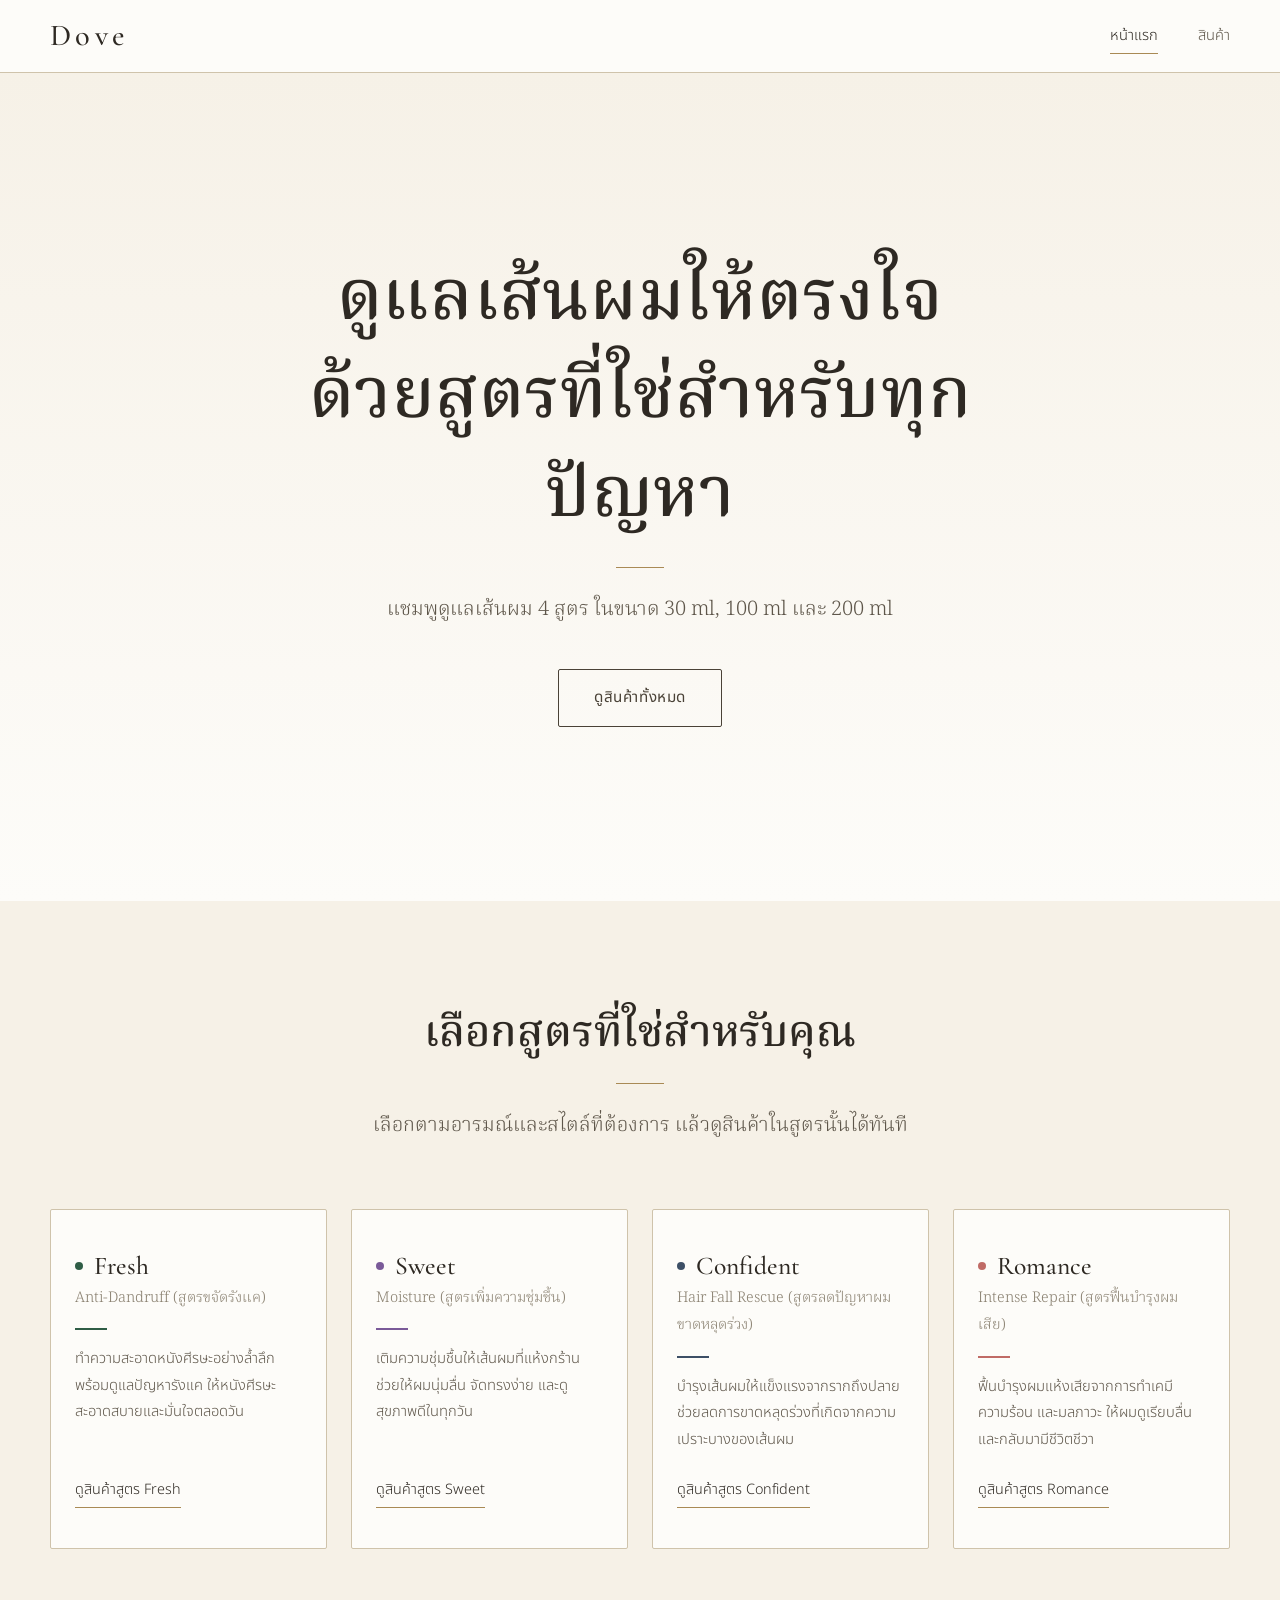
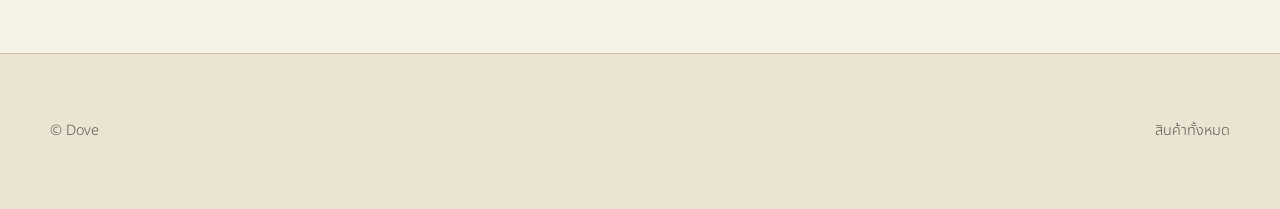
<file: index.html>
<!DOCTYPE html>
<html lang="th">
<head>
  <meta charset="UTF-8">
  <meta name="viewport" content="width=device-width, initial-scale=1">
  <title>Dove | แชมพูดูแลเส้นผม 4 สูตร</title>
  <meta name="description" content="Dove แชมพูดูแลเส้นผม 4 สูตร ชุ่มชื้น ลดผมขาดหลุดร่วง ฟื้นบำรุงผมเสีย และขจัดรังแค ขนาด 30 ml, 100 ml และ 200 ml">
  <link rel="stylesheet" href="style.css">
</head>
<body>

  <header class="site-header">
    <div class="container site-header__inner">
      <a class="logo" href="index.html">Dove</a>
      <nav class="nav" aria-label="เมนูหลัก">
        <a href="index.html" aria-current="page">หน้าแรก</a>
        <a href="product.html">สินค้า</a>
      </nav>
    </div>
  </header>

  <main>

    <!-- Hero -->
    <section class="hero hero--full">
      <div class="container hero__inner">
        <div>
          <h1>
            <span class="hero__line">ดูแลเส้นผมให้ตรงใจ</span>
            <span class="hero__line">ด้วยสูตรที่ใช่สำหรับทุกปัญหา</span>
          </h1>
          <span class="rule" aria-hidden="true"></span>
          <p class="lead">แชมพูดูแลเส้นผม 4 สูตร ในขนาด 30 ml, 100 ml และ 200 ml</p>
          <div class="hero__actions">
            <a class="btn" href="product.html">ดูสินค้าทั้งหมด</a>
          </div>
        </div>
      </div>
    </section>

    <!-- Mood -->
    <section class="section section--cream" id="moods">
      <div class="container">
        <div class="section-head section-head--center">
          <h2>เลือกสูตรที่ใช่สำหรับคุณ</h2>
          <span class="rule" aria-hidden="true"></span>
          <p class="lead">เลือกตามอารมณ์และสไตล์ที่ต้องการ แล้วดูสินค้าในสูตรนั้นได้ทันที</p>
        </div>

        <div class="mood-grid">

          <a class="mood-card" href="product.html?mood=fresh" data-mood="fresh">
            <h3><span class="dot" aria-hidden="true"></span>Fresh</h3>
            <p class="mood-card__formula">Anti-Dandruff (สูตรขจัดรังแค)</p>
            <span class="mood-rule" aria-hidden="true"></span>
            <p class="mood-card__desc">ทำความสะอาดหนังศีรษะอย่างล้ำลึก พร้อมดูแลปัญหารังแค ให้หนังศีรษะสะอาดสบายและมั่นใจตลอดวัน</p>
            <span class="mood-card__link">ดูสินค้าสูตร Fresh</span>
          </a>

          <a class="mood-card" href="product.html?mood=sweet" data-mood="sweet">
            <h3><span class="dot" aria-hidden="true"></span>Sweet</h3>
            <p class="mood-card__formula">Moisture (สูตรเพิ่มความชุ่มชื้น)</p>
            <span class="mood-rule" aria-hidden="true"></span>
            <p class="mood-card__desc">เติมความชุ่มชื้นให้เส้นผมที่แห้งกร้าน ช่วยให้ผมนุ่มลื่น จัดทรงง่าย และดูสุขภาพดีในทุกวัน</p>
            <span class="mood-card__link">ดูสินค้าสูตร Sweet</span>
          </a>

          <a class="mood-card" href="product.html?mood=confident" data-mood="confident">
            <h3><span class="dot" aria-hidden="true"></span>Confident</h3>
            <p class="mood-card__formula">Hair Fall Rescue (สูตรลดปัญหาผมขาดหลุดร่วง)</p>
            <span class="mood-rule" aria-hidden="true"></span>
            <p class="mood-card__desc">บำรุงเส้นผมให้แข็งแรงจากรากถึงปลาย ช่วยลดการขาดหลุดร่วงที่เกิดจากความเปราะบางของเส้นผม</p>
            <span class="mood-card__link">ดูสินค้าสูตร Confident</span>
          </a>

          <a class="mood-card" href="product.html?mood=romance" data-mood="romance">
            <h3><span class="dot" aria-hidden="true"></span>Romance</h3>
            <p class="mood-card__formula">Intense Repair (สูตรฟื้นบำรุงผมเสีย)</p>
            <span class="mood-rule" aria-hidden="true"></span>
            <p class="mood-card__desc">ฟื้นบำรุงผมแห้งเสียจากการทำเคมี ความร้อน และมลภาวะ ให้ผมดูเรียบลื่นและกลับมามีชีวิตชีวา</p>
            <span class="mood-card__link">ดูสินค้าสูตร Romance</span>
          </a>

        </div>
      </div>
    </section>

  </main>

  <footer class="site-footer">
    <div class="container site-footer__inner">
      <span>&copy; Dove</span>
      <nav aria-label="เมนูท้ายหน้า">
        <a href="product.html">สินค้าทั้งหมด</a>
      </nav>
    </div>
  </footer>

  <script src="script.js"></script>
</body>
</html>
</file>
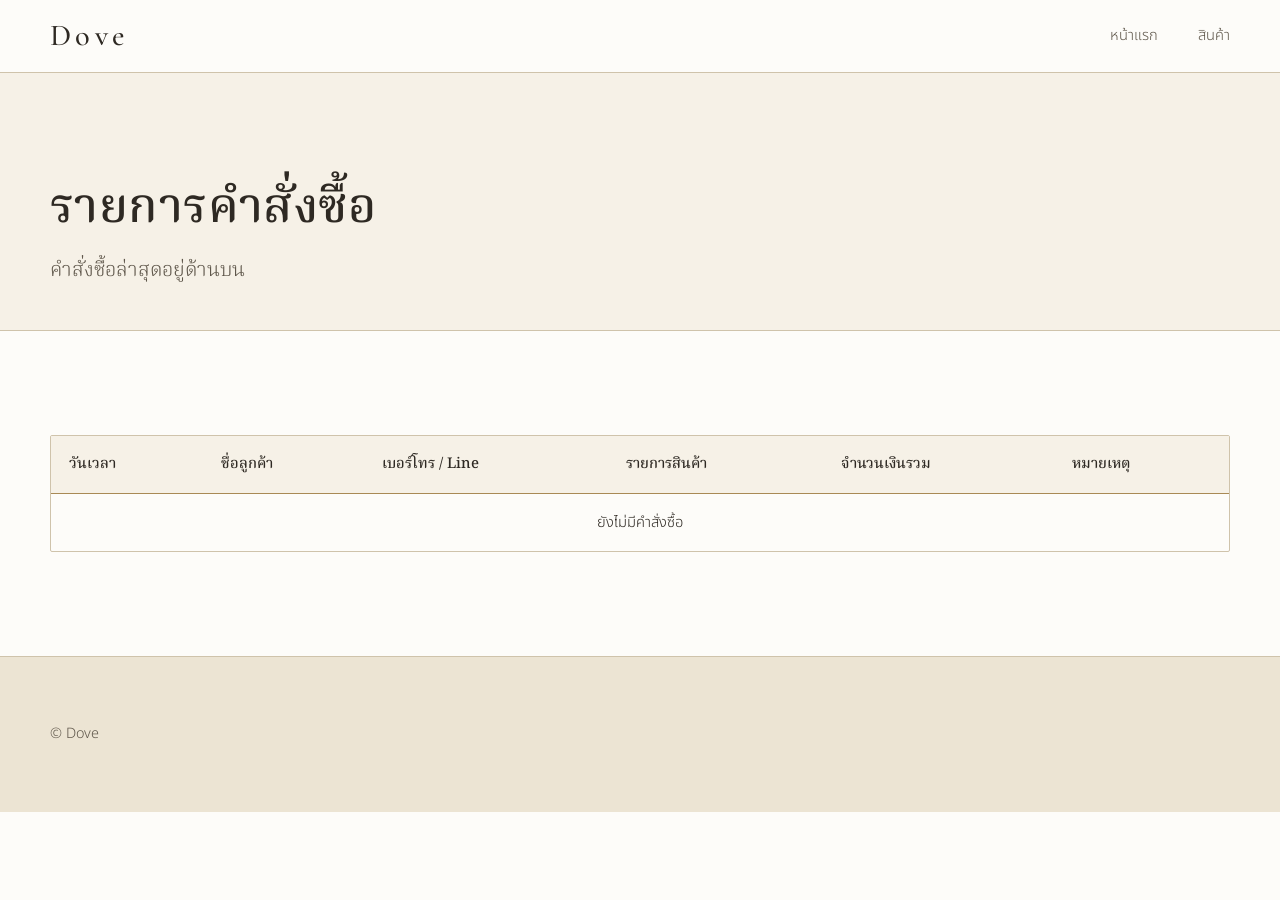
<file: admin.html>
<!DOCTYPE html>
<html lang="th">
<head>
  <meta charset="UTF-8">
  <meta name="viewport" content="width=device-width, initial-scale=1">
  <meta name="robots" content="noindex">
  <title>รายการคำสั่งซื้อ | Dove</title>
  <link rel="stylesheet" href="style.css">
</head>
<body>

  <header class="site-header">
    <div class="container site-header__inner">
      <a class="logo" href="index.html">Dove</a>
      <nav class="nav" aria-label="เมนูหลัก">
        <a href="index.html">หน้าแรก</a>
        <a href="product.html">สินค้า</a>
      </nav>
    </div>
  </header>

  <main>

    <section class="page-head">
      <div class="container">
        <h1>รายการคำสั่งซื้อ</h1>
        <p class="lead">คำสั่งซื้อล่าสุดอยู่ด้านบน</p>
      </div>
    </section>

    <section class="section">
      <div class="container">
        <div class="table-wrap">
          <table id="ordersTable" class="data-table">
            <thead>
              <tr>
                <th scope="col">วันเวลา</th>
                <th scope="col">ชื่อลูกค้า</th>
                <th scope="col">เบอร์โทร / Line</th>
                <th scope="col">รายการสินค้า</th>
                <th scope="col">จำนวนเงินรวม</th>
                <th scope="col">หมายเหตุ</th>
              </tr>
            </thead>
            <tbody></tbody>
          </table>
        </div>
      </div>
    </section>

  </main>

  <footer class="site-footer">
    <div class="container site-footer__inner">
      <span>&copy; Dove</span>
    </div>
  </footer>

  <script src="script.js"></script>
</body>
</html>
</file>
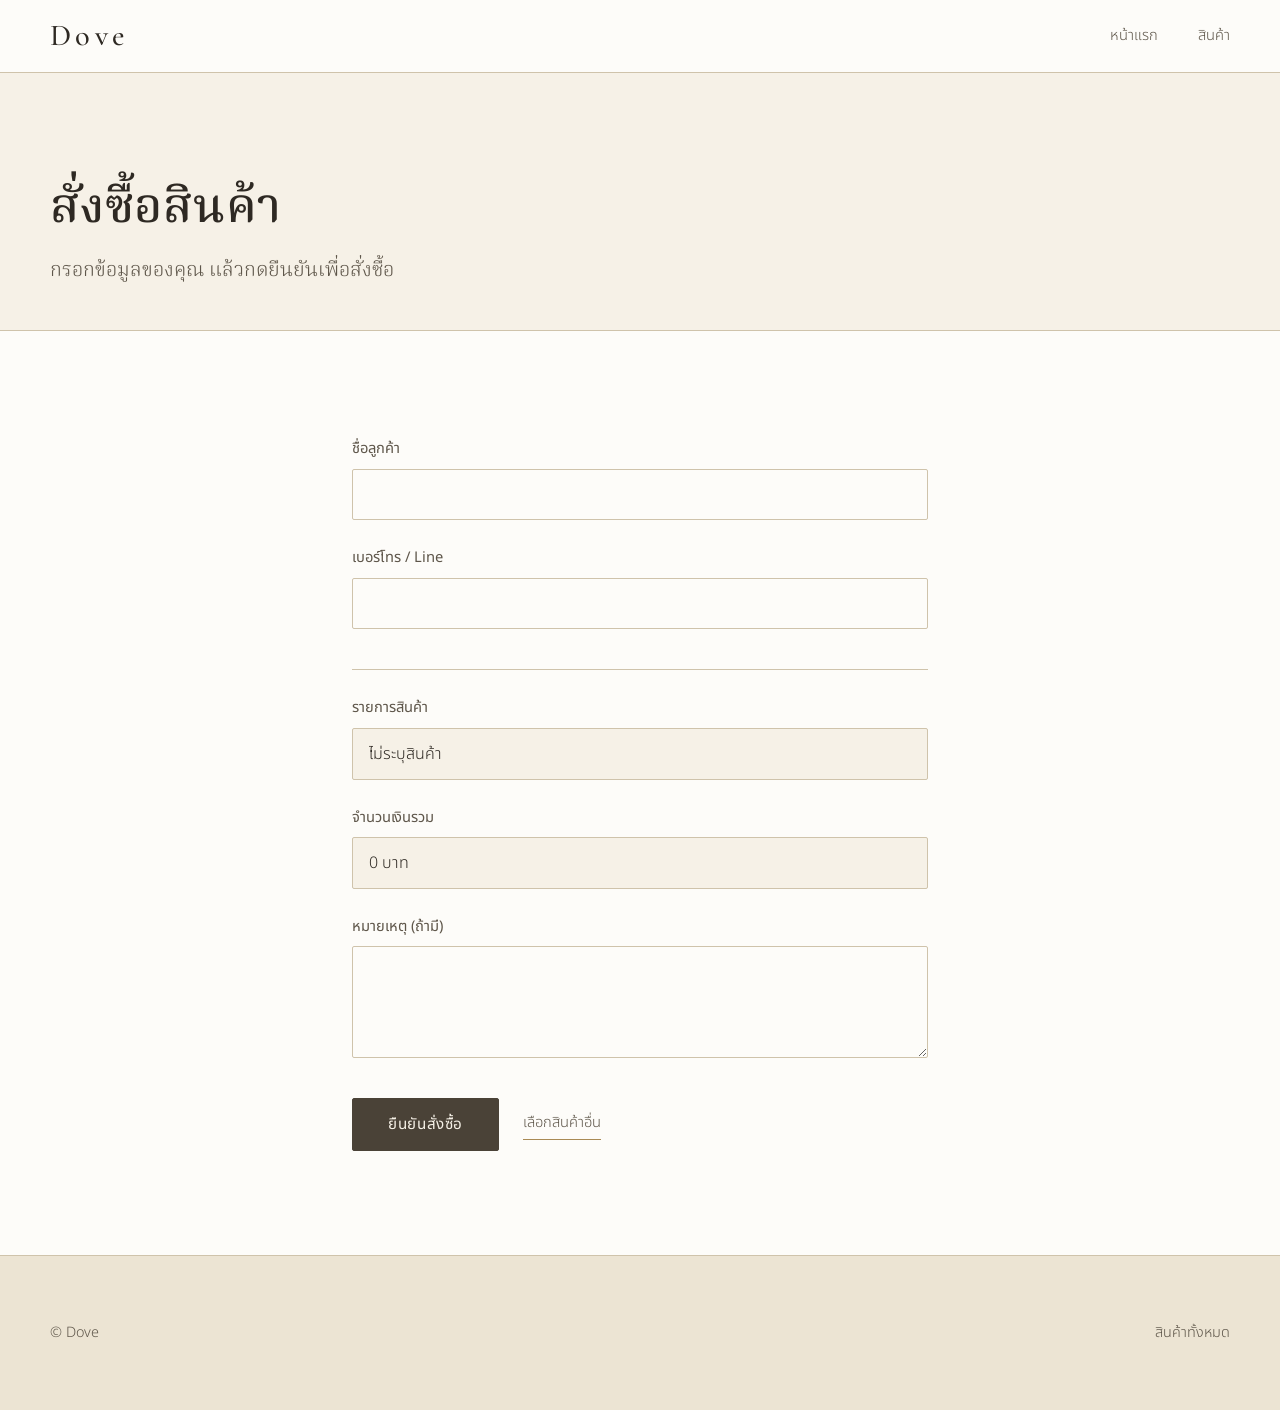
<file: order.html>
<!DOCTYPE html>
<html lang="th">
<head>
  <meta charset="UTF-8">
  <meta name="viewport" content="width=device-width, initial-scale=1">
  <title>สั่งซื้อสินค้า | Dove</title>
  <link rel="stylesheet" href="style.css">
</head>
<body>

  <header class="site-header">
    <div class="container site-header__inner">
      <a class="logo" href="index.html">Dove</a>
      <nav class="nav" aria-label="เมนูหลัก">
        <a href="index.html">หน้าแรก</a>
        <a href="product.html">สินค้า</a>
      </nav>
    </div>
  </header>

  <main>

    <section class="page-head">
      <div class="container">
        <h1>สั่งซื้อสินค้า</h1>
        <p class="lead">กรอกข้อมูลของคุณ แล้วกดยืนยันเพื่อสั่งซื้อ</p>
      </div>
    </section>

    <section class="section">
      <div class="container">
        <form id="orderForm" class="form">

          <div class="field">
            <label for="customerName">ชื่อลูกค้า</label>
            <input type="text" id="customerName" name="customerName" autocomplete="name" required>
          </div>

          <div class="field">
            <label for="contact">เบอร์โทร / Line</label>
            <input type="text" id="contact" name="contact" autocomplete="tel" required>
          </div>

          <div class="form__summary">
            <div class="field">
              <label for="items">รายการสินค้า</label>
              <input type="text" id="items" name="items" readonly>
            </div>

            <div class="field">
              <label for="total">จำนวนเงินรวม</label>
              <input type="text" id="total" name="total" readonly>
            </div>
          </div>

          <div class="field">
            <label for="note">หมายเหตุ (ถ้ามี)</label>
            <textarea id="note" name="note"></textarea>
          </div>

          <div class="form__actions">
            <button type="submit" class="btn btn--solid">ยืนยันสั่งซื้อ</button>
            <a class="text-link" href="product.html">เลือกสินค้าอื่น</a>
          </div>

        </form>
      </div>
    </section>

  </main>

  <footer class="site-footer">
    <div class="container site-footer__inner">
      <span>&copy; Dove</span>
      <nav aria-label="เมนูท้ายหน้า">
        <a href="product.html">สินค้าทั้งหมด</a>
      </nav>
    </div>
  </footer>

  <script src="script.js"></script>
</body>
</html>
</file>
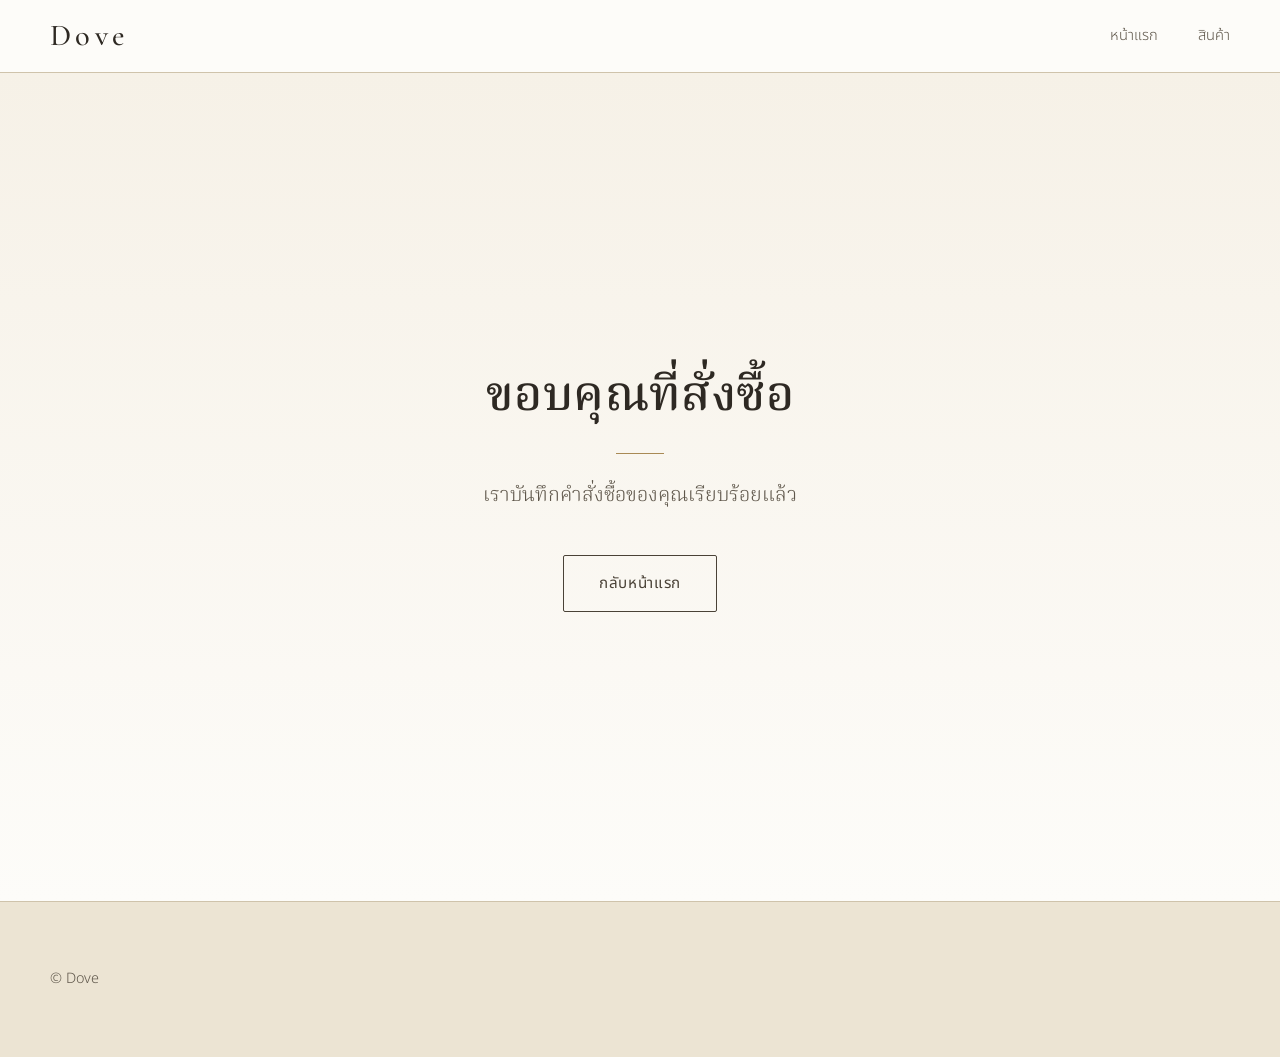
<file: thankyou.html>
<!DOCTYPE html>
<html lang="th">
<head>
  <meta charset="UTF-8">
  <meta name="viewport" content="width=device-width, initial-scale=1">
  <title>ขอบคุณที่สั่งซื้อ | Dove</title>
  <link rel="stylesheet" href="style.css">
</head>
<body>

  <header class="site-header">
    <div class="container site-header__inner">
      <a class="logo" href="index.html">Dove</a>
      <nav class="nav" aria-label="เมนูหลัก">
        <a href="index.html">หน้าแรก</a>
        <a href="product.html">สินค้า</a>
      </nav>
    </div>
  </header>

  <main>
    <section class="hero hero--full thanks">
      <div class="container hero__inner">
        <div>
          <h1>ขอบคุณที่สั่งซื้อ</h1>
          <span class="rule" aria-hidden="true"></span>
          <p class="lead">เราบันทึกคำสั่งซื้อของคุณเรียบร้อยแล้ว</p>
          <div class="hero__actions">
            <a class="btn" href="index.html">กลับหน้าแรก</a>
          </div>
        </div>
      </div>
    </section>
  </main>

  <footer class="site-footer">
    <div class="container site-footer__inner">
      <span>&copy; Dove</span>
    </div>
  </footer>

  <script src="script.js"></script>
</body>
</html>
</file>
<file: style.css>
/* ==========================================================
   Dove – Premium minimal theme
   ขาว–ครีม–เบจเข้ม / accent ทองบรอนซ์อ่อน / serif + sans
   ========================================================== */

@import url("https://fonts.googleapis.com/css2?family=Cormorant+Garamond:wght@400;500;600&family=Noto+Serif+Thai:wght@300;400;500;600&family=Noto+Sans+Thai:wght@300;400;500&display=swap");

/* ---------- Tokens ---------- */
:root {
  /* พื้นหลัง / พื้นผิว */
  --white: #fdfcf9;
  --cream: #f6f1e7;
  --cream-deep: #ece4d3;
  --beige: #d9cdb6;

  /* ตัวอักษร / เส้น */
  --ink: #2e2923;
  --ink-soft: #5e564a;
  --ink-mute: #8b8272;
  --line: #cfc3ab;
  --line-strong: #4a4237;

  /* accent ทอง / บรอนซ์อ่อน */
  --gold: #a98a55;
  --gold-deep: #8a6d3d;
  --gold-soft: #d8c7a1;

  /* mood (ใช้เป็นจุดเล็ก ๆ เท่านั้น) */
  --mood-fresh: #2f5d46;      /* เขียวเข้ม */
  --mood-sweet: #7a5a99;      /* ม่วงกลาง */
  --mood-confident: #3d4f66;  /* น้ำเงินเทาเข้ม */
  --mood-romance: #c06b66;    /* แดงอ่อน */

  /* ฟอนต์ */
  --font-display: "Cormorant Garamond", "Noto Serif Thai", Georgia, serif;
  --font-serif: "Noto Serif Thai", Georgia, "Times New Roman", serif;
  --font-sans: "Noto Sans Thai", "Helvetica Neue", Arial, sans-serif;

  /* spacing */
  --space-1: 0.5rem;
  --space-2: 1rem;
  --space-3: 1.5rem;
  --space-4: 2.5rem;
  --space-5: 4rem;
  --space-6: 6.5rem;
  --space-7: 9rem;

  --container: 1180px;
  --radius: 2px;
  --ease: cubic-bezier(0.22, 0.61, 0.36, 1);
}

/* ---------- Reset / Base ---------- */
*, *::before, *::after { box-sizing: border-box; }

html {
  scroll-behavior: smooth;
  -webkit-text-size-adjust: 100%;
}

body {
  margin: 0;
  background: var(--white);
  color: var(--ink);
  font-family: var(--font-sans);
  font-weight: 300;
  font-size: 1rem;
  line-height: 1.85;
  -webkit-font-smoothing: antialiased;
}

img { max-width: 100%; display: block; }

a {
  color: inherit;
  text-decoration: none;
}

h1, h2, h3, h4 {
  margin: 0;
  font-family: var(--font-display);
  font-weight: 500;
  line-height: 1.25;
  color: var(--ink);
}

h1 { font-size: clamp(2.4rem, 5.5vw, 4.4rem); letter-spacing: 0.01em; }
h2 { font-size: clamp(1.8rem, 3.4vw, 2.7rem); }
h3 { font-size: 1.35rem; }

p { margin: 0 0 var(--space-2); }

.lead {
  font-family: var(--font-serif);
  font-weight: 300;
  font-size: clamp(1.05rem, 1.6vw, 1.25rem);
  color: var(--ink-soft);
  max-width: 38rem;
}

:focus-visible {
  outline: 1px solid var(--gold-deep);
  outline-offset: 4px;
}

::selection { background: var(--gold-soft); color: var(--ink); }

/* ---------- Layout ---------- */
.container {
  width: min(100% - 3rem, var(--container));
  margin-inline: auto;
}

.section {
  padding-block: var(--space-6);
}

.section--cream { background: var(--cream); }
.section--deep  { background: var(--cream-deep); }

.section-head {
  margin-bottom: var(--space-5);
  max-width: 40rem;
}
.section-head--center {
  margin-inline: auto;
  text-align: center;
}
.section-head--center .lead { margin-inline: auto; }

/* เส้นทองสั้น ๆ ใต้หัวข้อ */
.rule {
  display: block;
  width: 3rem;
  height: 1px;
  background: var(--gold);
  margin: var(--space-3) 0;
  border: 0;
}
.section-head--center .rule { margin-inline: auto; }

/* ---------- Header / Nav ---------- */
.site-header {
  position: sticky;
  top: 0;
  z-index: 50;
  background: rgba(253, 252, 249, 0.92);
  backdrop-filter: blur(8px);
  border-bottom: 1px solid var(--line);
}

.site-header__inner {
  display: flex;
  align-items: center;
  justify-content: space-between;
  min-height: 4.5rem;
}

.logo {
  font-family: var(--font-display);
  font-size: 1.9rem;
  font-weight: 500;
  letter-spacing: 0.14em;
}

.nav {
  display: flex;
  gap: var(--space-4);
  font-size: 0.92rem;
}
.nav a {
  color: var(--ink-soft);
  padding-block: 0.25rem;
  border-bottom: 1px solid transparent;
  transition: color 0.3s var(--ease), border-color 0.3s var(--ease);
}
.nav a:hover,
.nav a[aria-current="page"] {
  color: var(--ink);
  border-color: var(--gold);
}

/* ---------- Buttons (เส้นบาง สีเข้มนุ่มตา) ---------- */
.btn {
  display: inline-block;
  padding: 0.85rem 2.2rem;
  font-family: var(--font-sans);
  font-size: 0.95rem;
  font-weight: 400;
  letter-spacing: 0.04em;
  color: var(--line-strong);
  background: transparent;
  border: 1px solid var(--line-strong);
  border-radius: var(--radius);
  cursor: pointer;
  transition: background 0.35s var(--ease), color 0.35s var(--ease), border-color 0.35s var(--ease);
}
.btn:hover {
  background: var(--line-strong);
  color: var(--cream);
}

.btn--solid {
  background: var(--line-strong);
  color: var(--cream);
}
.btn--solid:hover {
  background: var(--gold-deep);
  border-color: var(--gold-deep);
}

.btn--small {
  padding: 0.55rem 1.3rem;
  font-size: 0.85rem;
}

/* ---------- Hero ---------- */
.hero {
  padding-block: var(--space-7) var(--space-6);
  background: linear-gradient(180deg, var(--cream) 0%, var(--white) 100%);
}
.hero__inner {
  display: grid;
  grid-template-columns: 1.2fr 1fr;
  gap: var(--space-5);
  align-items: center;
}
.hero h1 { margin-bottom: var(--space-3); }
.hero__actions {
  display: flex;
  flex-wrap: wrap;
  gap: var(--space-2);
  margin-top: var(--space-4);
}
.hero__media {
  aspect-ratio: 4 / 5;
  background: var(--cream-deep);
  border: 1px solid var(--line);
  overflow: hidden;
}
.hero__media img { width: 100%; height: 100%; object-fit: cover; }

/* ---------- Formula (สูตรทั้ง 4) ---------- */
.formula-grid {
  display: grid;
  grid-template-columns: repeat(4, 1fr);
  gap: var(--space-4);
}

.formula {
  padding-top: var(--space-3);
  border-top: 1px solid var(--line);
}

.formula h3 {
  display: flex;
  align-items: center;
  gap: 0.7rem;
  margin-bottom: 0.35rem;
}
.formula__thai {
  font-family: var(--font-serif);
  font-size: 0.9rem;
  color: var(--ink-mute);
  margin-bottom: var(--space-2);
}
.formula p:last-child {
  font-size: 0.95rem;
  color: var(--ink-soft);
}

/* ---------- Mood dot (แตะสีแค่จุดเล็ก ๆ) ---------- */
.dot {
  display: inline-block;
  width: 0.5rem;
  height: 0.5rem;
  border-radius: 50%;
  background: var(--gold);
  flex-shrink: 0;
}
[data-mood="fresh"]     .dot, .dot[data-mood="fresh"]     { background: var(--mood-fresh); }
[data-mood="sweet"]     .dot, .dot[data-mood="sweet"]     { background: var(--mood-sweet); }
[data-mood="confident"] .dot, .dot[data-mood="confident"] { background: var(--mood-confident); }
[data-mood="romance"]   .dot, .dot[data-mood="romance"]   { background: var(--mood-romance); }

/* เส้นใต้หัวข้อสีตาม mood (ขีดสั้นบาง ๆ) */
.mood-rule {
  display: block;
  width: 2rem;
  height: 2px;
  margin: var(--space-2) 0;
  background: var(--gold);
}
[data-mood="fresh"]     .mood-rule { background: var(--mood-fresh); }
[data-mood="sweet"]     .mood-rule { background: var(--mood-sweet); }
[data-mood="confident"] .mood-rule { background: var(--mood-confident); }
[data-mood="romance"]   .mood-rule { background: var(--mood-romance); }

/* ---------- Product filter ---------- */
.filters {
  display: flex;
  flex-wrap: wrap;
  gap: var(--space-3);
  margin-bottom: var(--space-4);
  padding-bottom: var(--space-2);
  border-bottom: 1px solid var(--line);
}
.filter {
  font-family: var(--font-sans);
  font-size: 0.92rem;
  font-weight: 300;
  color: var(--ink-mute);
  background: none;
  border: 0;
  border-bottom: 1px solid transparent;
  padding: 0.2rem 0;
  cursor: pointer;
  transition: color 0.3s var(--ease), border-color 0.3s var(--ease);
}
.filter:hover { color: var(--ink); }
.filter.is-active {
  color: var(--ink);
  border-color: var(--gold);
}

/* ---------- Product grid / card ---------- */
.product-grid {
  display: grid;
  grid-template-columns: repeat(auto-fill, minmax(250px, 1fr));
  gap: var(--space-4) var(--space-3);
}

.product-card {
  display: flex;
  flex-direction: column;
  background: var(--white);
  border: 1px solid var(--line);
  border-radius: var(--radius);
  transition: border-color 0.35s var(--ease);
}
.product-card:hover { border-color: var(--gold); }

.product-card__media {
  aspect-ratio: 1 / 1;
  background: var(--cream);
  border-bottom: 1px solid var(--line);
  overflow: hidden;
}
.product-card__media img {
  width: 100%;
  height: 100%;
  object-fit: cover;
}

.product-card__body {
  display: flex;
  flex-direction: column;
  flex: 1;
  padding: var(--space-3);
}

.product-card__formula {
  display: flex;
  align-items: center;
  gap: 0.55rem;
  font-size: 0.82rem;
  color: var(--ink-mute);
  margin-bottom: 0.4rem;
}

.product-card__title {
  font-size: 1.3rem;
  margin-bottom: 0.2rem;
}

.product-card__size {
  font-family: var(--font-serif);
  font-size: 0.9rem;
  color: var(--ink-soft);
  margin-bottom: var(--space-2);
}

.product-card__desc {
  font-size: 0.9rem;
  line-height: 1.75;
  color: var(--ink-soft);
  margin-bottom: var(--space-3);
}

.product-card__footer {
  display: flex;
  align-items: center;
  justify-content: space-between;
  margin-top: auto;
  padding-top: var(--space-2);
  border-top: 1px solid var(--line);
}

.price {
  font-family: var(--font-display);
  font-size: 1.6rem;
  font-weight: 500;
  color: var(--gold-deep);
}

/* ---------- Size grouping (ขนาดเล็ก / ปกติ / ใหญ่) ---------- */
.size-group + .size-group { margin-top: var(--space-6); }
.size-group__title {
  display: flex;
  align-items: baseline;
  gap: var(--space-2);
  margin-bottom: var(--space-3);
}
.size-group__title span {
  font-family: var(--font-serif);
  font-size: 0.95rem;
  color: var(--ink-mute);
}

/* ---------- Footer ---------- */
.site-footer {
  padding-block: var(--space-5);
  background: var(--cream-deep);
  border-top: 1px solid var(--line);
  font-size: 0.9rem;
  color: var(--ink-soft);
}
.site-footer__inner {
  display: flex;
  flex-wrap: wrap;
  justify-content: space-between;
  gap: var(--space-3);
}
.site-footer a:hover { color: var(--gold-deep); }

/* ---------- Utilities ---------- */
.text-center { text-align: center; }
.mt-4 { margin-top: var(--space-4); }
.mb-4 { margin-bottom: var(--space-4); }
.visually-hidden {
  position: absolute;
  width: 1px; height: 1px;
  margin: -1px; padding: 0;
  overflow: hidden;
  clip: rect(0, 0, 0, 0);
  white-space: nowrap;
  border: 0;
}

/* ---------- Responsive ---------- */
@media (max-width: 1024px) {
  .formula-grid { grid-template-columns: repeat(2, 1fr); }
  .hero__inner { grid-template-columns: 1fr; }
  .hero__media { aspect-ratio: 16 / 10; order: -1; }
}

@media (max-width: 640px) {
  :root {
    --space-5: 3rem;
    --space-6: 4.5rem;
    --space-7: 5.5rem;
  }

  .container { width: min(100% - 2rem, var(--container)); }

  .site-header__inner { min-height: 4rem; }
  .nav { gap: var(--space-3); font-size: 0.85rem; }
  .logo { font-size: 1.6rem; }

  .formula-grid { grid-template-columns: 1fr; gap: var(--space-3); }

  .product-grid { grid-template-columns: repeat(2, 1fr); gap: var(--space-2); }
  .product-card__body { padding: var(--space-2); }
  .product-card__title { font-size: 1.1rem; }
  .product-card__desc { display: none; }
  .price { font-size: 1.35rem; }
  .btn--small { padding: 0.5rem 0.9rem; }

  .hero__actions .btn { width: 100%; text-align: center; }
  .site-footer__inner { flex-direction: column; }
}

@media (prefers-reduced-motion: reduce) {
  html { scroll-behavior: auto; }
  * { transition: none !important; }
}


/* ==========================================================
   Additions: index.html / product.html
   ========================================================== */

/* Hero เต็มจอ ตัวอักษรกึ่งกลาง */
.hero--full {
  display: flex;
  align-items: center;
  min-height: calc(100vh - 4.5rem);
  min-height: calc(100svh - 4.5rem);
  padding-block: var(--space-6);
}
.hero--full .hero__inner {
  grid-template-columns: 1fr;
  justify-items: center;
  text-align: center;
}
.hero--full h1 {
  max-width: 22ch;
  line-height: 1.4;
}
.hero__line { display: inline-block; }
.hero--full .lead { margin-inline: auto; }
.hero--full .rule { margin-inline: auto; }
.hero--full .hero__actions { justify-content: center; }

/* หัวข้อหน้าภายใน */
.page-head {
  padding-block: var(--space-6) var(--space-4);
  background: var(--cream);
  border-bottom: 1px solid var(--line);
}
.page-head h1 { font-size: clamp(2rem, 4vw, 3rem); }
.page-head .lead { margin-top: var(--space-2); margin-bottom: 0; }

/* การ์ด mood บนหน้าแรก */
.mood-grid {
  display: grid;
  grid-template-columns: repeat(4, 1fr);
  gap: var(--space-3);
}

.mood-card {
  display: flex;
  flex-direction: column;
  padding: var(--space-4) var(--space-3);
  background: var(--white);
  border: 1px solid var(--line);
  border-radius: var(--radius);
  transition: border-color 0.35s var(--ease);
}
.mood-card:hover { border-color: var(--gold); }

.mood-card h3 {
  display: flex;
  align-items: center;
  gap: 0.7rem;
  font-size: 1.6rem;
}
.mood-card__formula {
  margin: 0.2rem 0 0;
  font-family: var(--font-serif);
  font-size: 0.92rem;
  color: var(--ink-mute);
}
.mood-card__desc {
  font-size: 0.92rem;
  line-height: 1.8;
  color: var(--ink-soft);
  margin-bottom: var(--space-3);
}
.mood-card__link {
  margin-top: auto;
  align-self: flex-start;
  font-size: 0.9rem;
  color: var(--ink);
  padding-bottom: 0.2rem;
  border-bottom: 1px solid var(--gold);
}

@media (max-width: 1024px) {
  .mood-grid { grid-template-columns: repeat(2, 1fr); }
}

@media (max-width: 640px) {
  .hero--full {
    min-height: calc(100vh - 4rem);
    min-height: calc(100svh - 4rem);
  }
  .mood-grid { grid-template-columns: 1fr; }
  .mood-card { padding: var(--space-3) var(--space-3); }
  .page-head { padding-block: var(--space-5) var(--space-3); }
}


/* ==========================================================
   Additions: order.html / thankyou.html / admin.html
   ========================================================== */

/* ---------- Form ---------- */
.form {
  max-width: 36rem;
  margin-inline: auto;
}

.field { margin-bottom: var(--space-3); }

.field label {
  display: block;
  margin-bottom: 0.4rem;
  font-size: 0.92rem;
  font-weight: 400;
  color: var(--ink-soft);
}

.field input,
.field textarea {
  display: block;
  width: 100%;
  padding: 0.8rem 1rem;
  font-family: var(--font-sans);
  font-size: 1rem;
  font-weight: 300;
  color: var(--ink);
  background: var(--white);
  border: 1px solid var(--line);
  border-radius: var(--radius);
  transition: border-color 0.3s var(--ease);
}

.field textarea {
  min-height: 7rem;
  resize: vertical;
  line-height: 1.7;
}

.field input:hover,
.field textarea:hover { border-color: var(--ink-mute); }

.field input:focus,
.field textarea:focus {
  outline: none;
  border-color: var(--gold-deep);
}

/* ช่องที่เติมอัตโนมัติ (อ่านอย่างเดียว) */
.field input[readonly] {
  background: var(--cream);
  color: var(--ink);
  cursor: default;
}

.form__summary {
  margin: var(--space-4) 0 var(--space-3);
  padding-top: var(--space-3);
  border-top: 1px solid var(--line);
}

.form__actions {
  display: flex;
  flex-wrap: wrap;
  align-items: center;
  gap: var(--space-3);
  margin-top: var(--space-4);
}

.text-link {
  font-size: 0.92rem;
  color: var(--ink-soft);
  border-bottom: 1px solid var(--gold);
  padding-bottom: 0.15rem;
  transition: color 0.3s var(--ease);
}
.text-link:hover { color: var(--ink); }

/* ---------- Thank you ---------- */
.thanks h1 { font-size: clamp(2rem, 4vw, 3rem); }

/* ---------- Admin table ---------- */
.table-wrap {
  overflow-x: auto;
  border: 1px solid var(--line);
  border-radius: var(--radius);
  background: var(--white);
}

.data-table {
  width: 100%;
  min-width: 52rem;
  border-collapse: collapse;
  font-size: 0.92rem;
  line-height: 1.7;
}

.data-table th,
.data-table td {
  padding: 1rem 1.1rem;
  text-align: left;
  vertical-align: top;
  border-bottom: 1px solid var(--line);
}

.data-table thead th {
  font-family: var(--font-serif);
  font-weight: 500;
  color: var(--ink);
  background: var(--cream);
  border-bottom: 1px solid var(--gold);
  white-space: nowrap;
}

.data-table tbody tr:last-child td { border-bottom: 0; }
.data-table tbody tr:hover td { background: var(--cream); }

@media (max-width: 640px) {
  .form__actions .btn { width: 100%; text-align: center; }
}
</file>
